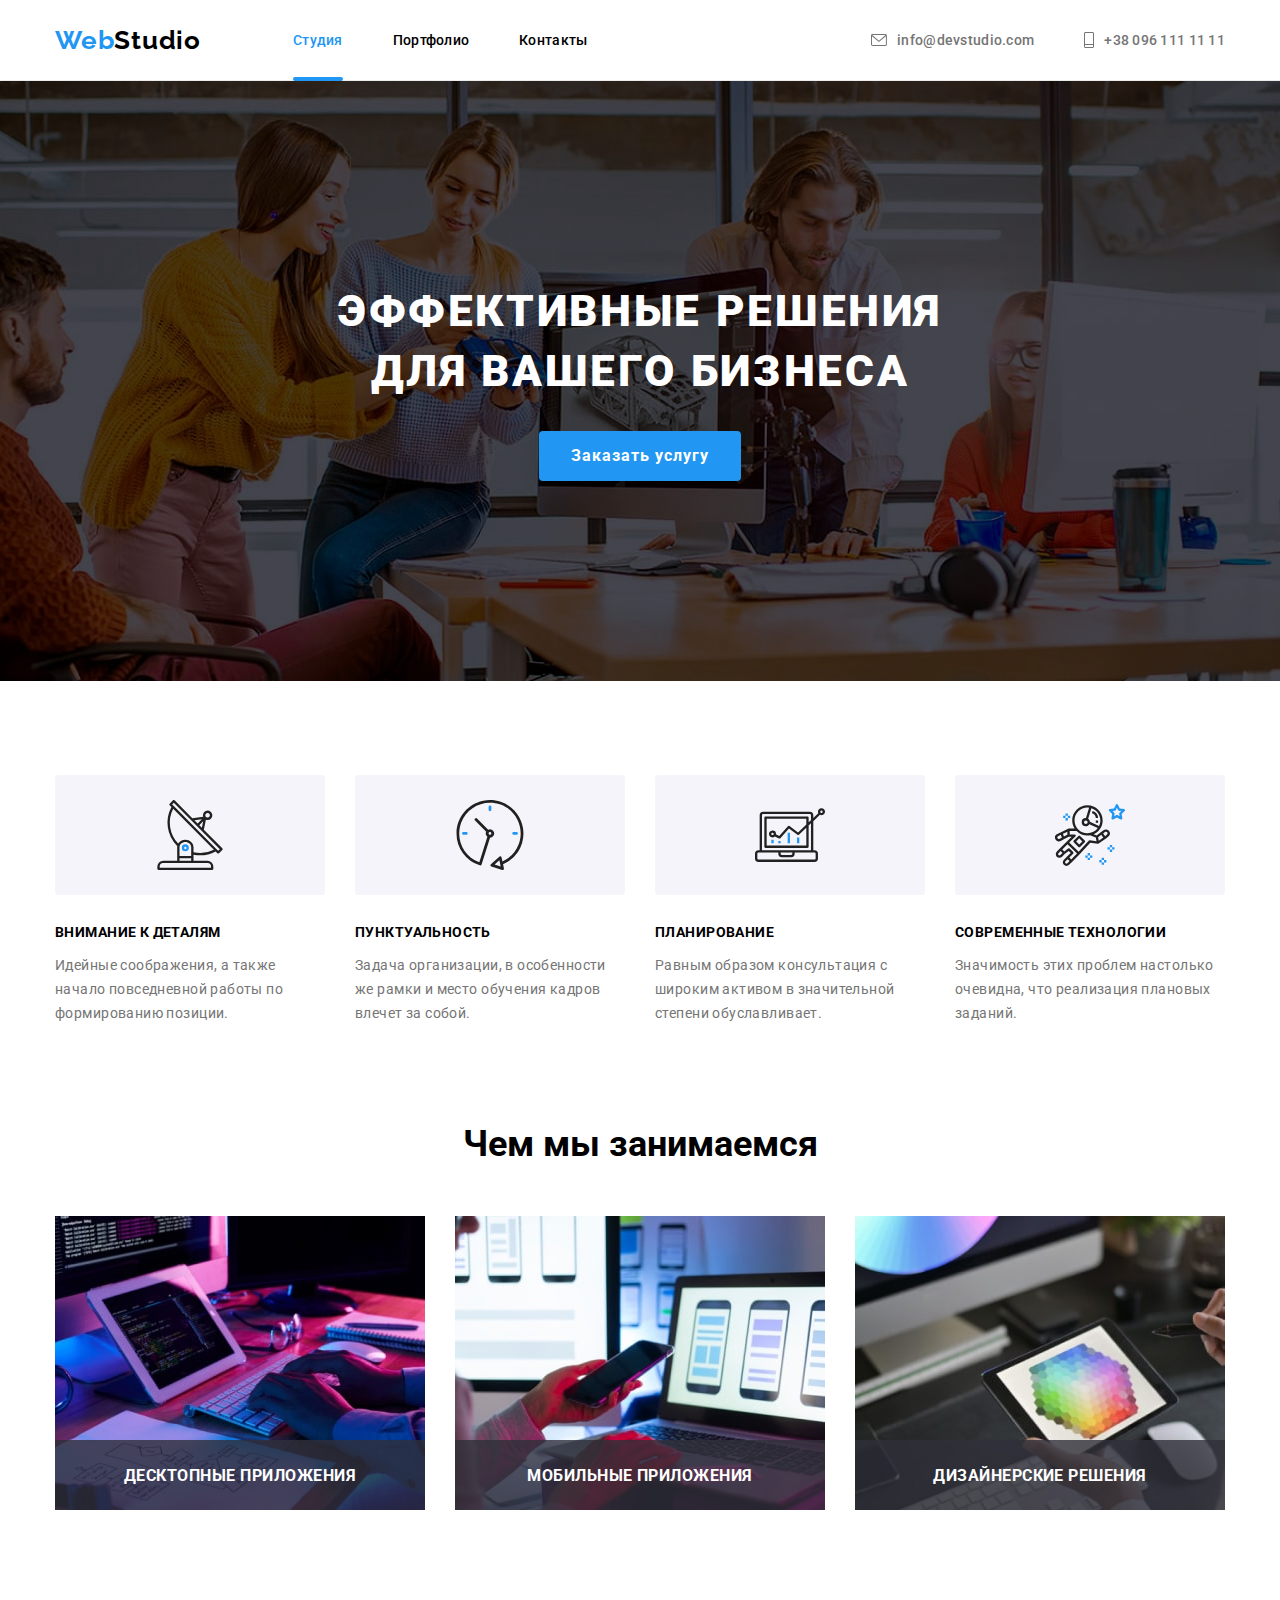
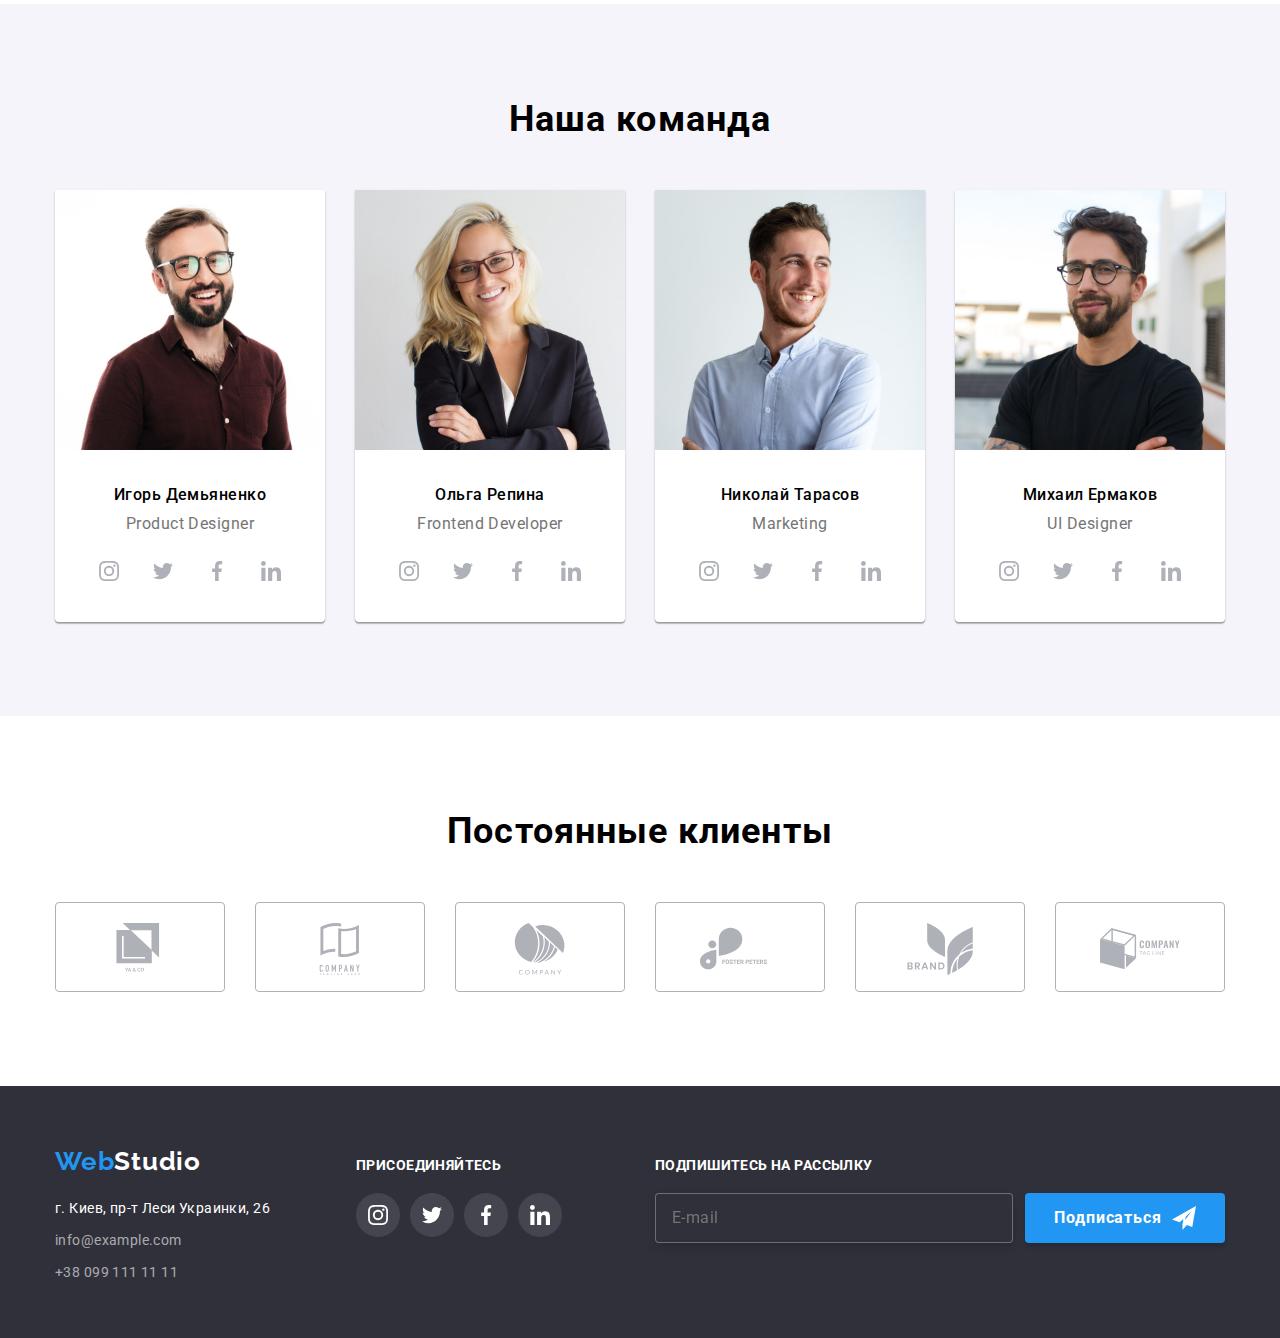
<file: index.html>
<!DOCTYPE html>
<html lang="ru">
  <head>
    <meta charset="UTF-8" />
    <meta name="viewport" content="width=device-width, initial-scale=1.0" />
    <title>Web Studio</title>
    <link rel="preconnect" href="https://fonts.gstatic.com" />
    <link
      href="https://fonts.googleapis.com/css2?family=Oleo+Script&family=Raleway:wght@700&family=Roboto:wght@400;500;700;900&display=swap"
      rel="stylesheet"
    />
    <link rel="stylesheet" href="./css/normalize.css" />
    <link rel="stylesheet" href="./css/style.css" />
  </head>
  <body>
    <header class="header">
      <div class="container">
        <a
          class="logotype-header"
          href="/"
          aria-label="логотип сайта"
          lang="en"
        >
          Web<span class="part-logo">Studio</span>
        </a>
        <nav class="navigation">
          <ul class="navigation-list">
            <li class="navigation-list-item">
              <a class="navigation-list-link current" href="./index.html">
                Студия
              </a>
            </li>
            <li class="navigation-list-item">
              <a class="navigation-list-link" href="./portfolio.html">
                Портфолио
              </a>
            </li>
            <li class="navigation-list-item">
              <a class="navigation-list-link" href="#">Контакты</a>
            </li>
          </ul>
        </nav>
        <address class="adress">
          <a class="header-mail" href="mailto:info@devstudio.com">
            <svg class="link-tel">
              <use href="./images/symbol-defs.svg#icon-envelope"></use>
            </svg>
            info@devstudio.com
          </a>
          <a class="header-tel" href="tel:+380961111111">
            <svg class="link-mail">
              <use href="./images/symbol-defs.svg#icon-telephone"></use>
            </svg>
            +38 096 111 11 11
          </a>
        </address>
      </div>
    </header>
    <main>
      <!--hero-->
      <div class="overlay">
        <section class="hero-section">
          <div class="hero-section-description">
            <div class="banner">
              <h1 class="hero-title">
                Эффективные решения <br />
                для вашего бизнеса
              </h1>
            </div>
            <button data-modal-open class="btn-title" type="button">
              Заказать услугу
            </button>
          </div>
        </section>
      </div>
      <!--our preferences-->
      <section class="about-section">
        <h2 class="about-title visually-hidden">Наши преимущества</h2>
        <ul class="about-list container">
          <li class="about-title-item icon-antenna">
            <h3 class="about-title-idea">Внимание к деталям</h3>
            <p class="about-title-description">
              Идейные соображения, а также начало повседневной работы по
              формированию позиции.
            </p>
          </li>
          <li class="about-title-item icon-clock">
            <h3 class="about-title-idea">Пунктуальность</h3>
            <p class="about-title-description">
              Задача организации, в особенности же рамки и место обучения кадров
              влечет за собой.
            </p>
          </li>
          <li class="about-title-item icon-diagram">
            <h3 class="about-title-idea">Планирование</h3>
            <p class="about-title-description">
              Равным образом консультация с широким активом в значительной
              степени обуславливает.
            </p>
          </li>
          <li class="about-title-item icon-astronavt">
            <h3 class="about-title-idea">Современные технологии</h3>
            <p class="about-title-description">
              Значимость этих проблем настолько очевидна, что реализация
              плановых заданий.
            </p>
          </li>
        </ul>
      </section>
      <!--Чем занимаемся-->
      <section class="work-list">
        <div class="container">
          <h2 class="work-list-title">Чем мы занимаемся</h2>
          <ul class="work-list-example">
            <li class="work-list-item">
              <img
                src="./images/write.jpg"
                alt="пишем текст"
                width="370"
                height="294"
              />
              <p class="label-work">Десктопные приложения</p>
            </li>
            <li class="work-list-item">
              <img
                src="./images/code.jpg"
                alt="создаем код"
                width="370"
                height="294"
              />
              <p class="label-work">Мобильные приложения</p>
            </li>
            <li class="work-list-item">
              <img
                src="./images/paint.jpg"
                alt="делаем графику"
                width="370"
                height="294"
              />
              <p class="label-work">Дизайнерские решения</p>
            </li>
          </ul>
        </div>
      </section>
      <!--our group-->
      <section class="worker-groupe">
        <div class="container">
          <h2 class="worker-groupe-title">Наша команда</h2>
          <ul class="worker-groupe-list">
            <li class="worker-groupe-item">
              <div class="worker-item">
                <img
                  src="./images/ihor.jpg"
                  alt="фото игоря"
                  width="270"
                  height="260"
                />
                <h3 class="worker-element">Игорь Демьяненко</h3>
                <p class="work-position">Product Designer</p>
                <ul class="social-links">
                  <li class="social-link">
                    <a class="social-link-item" href="">
                      <svg class="icon-social">
                        <use
                          href="./images/symbol-defs.svg#icon-instagram"
                        ></use>
                      </svg>
                    </a>
                  </li>
                  <li class="social-link">
                    <a class="social-link-item" href="">
                      <svg class="icon-social">
                        <use href="./images/symbol-defs.svg#icon-twitter"></use>
                      </svg>
                    </a>
                  </li>
                  <li class="social-link">
                    <a class="social-link-item" href="">
                      <svg class="icon-social">
                        <use
                          href="./images/symbol-defs.svg#icon-facebook"
                        ></use>
                      </svg>
                    </a>
                  </li>
                  <li class="social-link">
                    <a class="social-link-item" href="">
                      <svg class="icon-social">
                        <use
                          href="./images/symbol-defs.svg#icon-linkedin"
                        ></use>
                      </svg>
                    </a>
                  </li>
                </ul>
              </div>
            </li>
            <li class="worker-groupe-item">
              <div class="worker-item">
                <img
                  src="./images/olga.jpg"
                  alt="фото ольги"
                  width="270"
                  height="260"
                />
                <h3 class="worker-element">Ольга Репина</h3>
                <p class="work-position">Frontend Developer</p>
                <ul class="social-links">
                  <li class="social-link">
                    <a class="social-link-item" href="">
                      <svg class="icon-social">
                        <use
                          href="./images/symbol-defs.svg#icon-instagram"
                        ></use>
                      </svg>
                    </a>
                  </li>
                  <li class="social-link">
                    <a class="social-link-item" href="">
                      <svg class="icon-social">
                        <use href="./images/symbol-defs.svg#icon-twitter"></use>
                      </svg>
                    </a>
                  </li>
                  <li class="social-link">
                    <a class="social-link-item" href="">
                      <svg class="icon-social">
                        <use
                          href="./images/symbol-defs.svg#icon-facebook"
                        ></use>
                      </svg>
                    </a>
                  </li>
                  <li class="social-link">
                    <a class="social-link-item" href="">
                      <svg class="icon-social">
                        <use
                          href="./images/symbol-defs.svg#icon-linkedin"
                        ></use>
                      </svg>
                    </a>
                  </li>
                </ul>
              </div>
            </li>
            <li class="worker-groupe-item">
              <div class="worker-item">
                <img
                  src="./images/nikola.jpg"
                  alt="фото николая"
                  width="270"
                  height="260"
                />
                <h3 class="worker-element">Николай Тарасов</h3>
                <p class="work-position">Marketing</p>
                <ul class="social-links">
                  <li class="social-link">
                    <a class="social-link-item" href="">
                      <svg class="icon-social">
                        <use
                          href="./images/symbol-defs.svg#icon-instagram"
                        ></use>
                      </svg>
                    </a>
                  </li>
                  <li class="social-link">
                    <a class="social-link-item" href="">
                      <svg class="icon-social">
                        <use href="./images/symbol-defs.svg#icon-twitter"></use>
                      </svg>
                    </a>
                  </li>
                  <li class="social-link">
                    <a class="social-link-item" href="">
                      <svg class="icon-social">
                        <use
                          href="./images/symbol-defs.svg#icon-facebook"
                        ></use>
                      </svg>
                    </a>
                  </li>
                  <li class="social-link">
                    <a class="social-link-item" href="">
                      <svg class="icon-social">
                        <use
                          href="./images/symbol-defs.svg#icon-linkedin"
                        ></use>
                      </svg>
                    </a>
                  </li>
                </ul>
              </div>
            </li>
            <li class="worker-groupe-item">
              <div class="worker-item">
                <img
                  src="./images/michail.jpg"
                  alt="фото михаила"
                  width="270"
                  height="260"
                />
                <h3 class="worker-element">Михаил Ермаков</h3>
                <p class="work-position">UI Designer</p>
                <ul class="social-links">
                  <li class="social-link">
                    <a class="social-link-item" href="">
                      <svg class="icon-social">
                        <use
                          href="./images/symbol-defs.svg#icon-instagram"
                        ></use>
                      </svg>
                    </a>
                  </li>
                  <li class="social-link">
                    <a class="social-link-item" href="">
                      <svg class="icon-social">
                        <use href="./images/symbol-defs.svg#icon-twitter"></use>
                      </svg>
                    </a>
                  </li>
                  <li class="social-link">
                    <a class="social-link-item" href="">
                      <svg class="icon-social">
                        <use
                          href="./images/symbol-defs.svg#icon-facebook"
                        ></use>
                      </svg>
                    </a>
                  </li>
                  <li class="social-link">
                    <a class="social-link-item" href="">
                      <svg class="icon-social">
                        <use
                          href="./images/symbol-defs.svg#icon-linkedin"
                        ></use>
                      </svg>
                    </a>
                  </li>
                </ul>
              </div>
            </li>
          </ul>
        </div>
      </section>
      <section class="clients">
        <div class="container">
          <h2 class="clients-title">Постоянные клиенты</h2>
          <ul class="clients-list">
            <li class="clients-list-item">
              <a class="client-link" href="/">
                <svg class="client-icon">
                  <use href="./images/symbol-defs.svg#icon-logo-1"></use>
                </svg>
              </a>
            </li>

            <li class="clients-list-item">
              <a class="client-link" href="">
                <svg class="client-icon">
                  <use href="./images/symbol-defs.svg#icon-logo-2"></use>
                </svg>
              </a>
            </li>
            <li class="clients-list-item">
              <a class="client-link" href="">
                <svg class="client-icon">
                  <use href="./images/symbol-defs.svg#icon-logo-3"></use>
                </svg>
              </a>
            </li>
            <li class="clients-list-item">
              <a class="client-link" href="">
                <svg class="client-icon">
                  <use href="./images/symbol-defs.svg#icon-logo-4"></use>
                </svg>
              </a>
            </li>
            <li class="clients-list-item">
              <a class="client-link" href="">
                <svg class="client-icon">
                  <use href="./images/symbol-defs.svg#icon-logo-5"></use>
                </svg>
              </a>
            </li>
            <li class="clients-list-item">
              <a class="client-link" href="">
                <svg class="client-icon">
                  <use href="./images/symbol-defs.svg#icon-logo-6"></use>
                </svg>
              </a>
            </li>
          </ul>
        </div>
      </section>
      <div class="backdrop is-hidden" data-modal>
        <div class="modal">
          <button data-modal-close class="modal-button">
            <svg class="icon-btn-close">
              <use href="./images/symbol-defs.svg#icon-close"></use>
            </svg>
          </button>
          <form class="name-form">
            <h2 class="modal-title">Оставьте свои данные, мы вам перезвоним</h2>
            <label class="form-label">
              Имя
              <input class="form-input" type="text" name="name" autofocus />
              <span class="icon-input">
                <svg class="icon-input-card">
                  <use
                    href="./images/symbol-defs.svg#icon-person"
                  ></use></svg></span
            ></label>
            <label class="form-label">
              Телефон
              <input class="form-input" type="tel" name="tel" />
              <span class="icon-input">
                <svg class="icon-input-card">
                  <use href="./images/symbol-defs.svg#icon-phone"></use></svg
              ></span>
            </label>
            <label class="form-label">
              Почта
              <input
                class="form-input"
                type="email"
                name="email"
                autocomplete="off" /><span class="icon-input">
                <svg class="icon-input-card">
                  <use
                    href="./images/symbol-defs.svg#icon-mail"
                  ></use></svg></span
            ></label>
            <div class="field-form">
              <label class="form-label-textarea"> Комментарий </label>
              <textarea
                class="form-input-textarea"
                name="comment"
                rows="7"
                placeholder="Введите текст"
              ></textarea>
            </div>
            <label class="agreement-label">
              <input
                class="agreement-input"
                type="checkbox"
                name="agreement"
                value="agreement"
              />
              <span class="icon-cheked">
                <svg class="icon-cheked-card">
                  <use href="./images/symbol-defs.svg#icon-check"></use></svg
              ></span>
              <span>Соглашаюсь с рассылкой и принимаю</span>
              <a href="" class="form-agreement"> Условия договора </a>
            </label>

            <button class="form-btn" type="submit">Отправить</button>
          </form>
        </div>
      </div>
    </main>
    <footer class="footer-main">
      <div class="container">
        <div class="footer-section">
          <a
            class="logotype-footer"
            href="/"
            aria-label="логотип сайта"
            lang="en"
            >Web<span class="footer-part-logo">Studio</span>
          </a>
          <address class="adress">
            <ul class="footer-adress">
              <li class="footer-adress-link">
                <a class="footer-adress-map" href=""
                  >г. Киев, пр-т Леси Украинки, 26
                </a>
              </li>
              <li class="footer-adress-link">
                <a class="footer-adress-mail" href="info@example.com"
                  >info@example.com
                </a>
              </li>
              <li class="footer-adress-link">
                <a class="footer-adress-call" href="tel:+380991111111"
                  >+38 099 111 11 11
                </a>
              </li>
            </ul>
          </address>
        </div>
        <div class="social-link-list">
          <p class="invitation">присоединяйтесь</p>
          <ul class="social-links">
            <li class="social-link">
              <a class="social-link-item" href="">
                <svg class="icon-social">
                  <use href="./images/symbol-defs.svg#icon-instagram"></use>
                </svg>
              </a>
            </li>
            <li class="social-link">
              <a class="social-link-item" href="">
                <svg class="icon-social">
                  <use href="./images/symbol-defs.svg#icon-twitter"></use>
                </svg>
              </a>
            </li>
            <li class="social-link">
              <a class="social-link-item" href="">
                <svg class="icon-social">
                  <use href="./images/symbol-defs.svg#icon-facebook"></use>
                </svg>
              </a>
            </li>
            <li class="social-link">
              <a class="social-link-item" href="">
                <svg class="icon-social">
                  <use href="./images/symbol-defs.svg#icon-linkedin"></use>
                </svg>
              </a>
            </li>
          </ul>
        </div>
        <div class="form-list">
          <form class="footer-form" autocomplete="off">
            <label class="footer-form-label">
              Подпишитесь на рассылку
              <input
                class="footer-form-input"
                type="email"
                name="email"
                placeholder="E-mail"
              />
            </label>
            <button class="footer-form-btn" type="submit">Подписаться</button>
          </form>
        </div>
      </div>
    </footer>
    <script src="./js/modal.js"></script>
  </body>
</html>
</file>
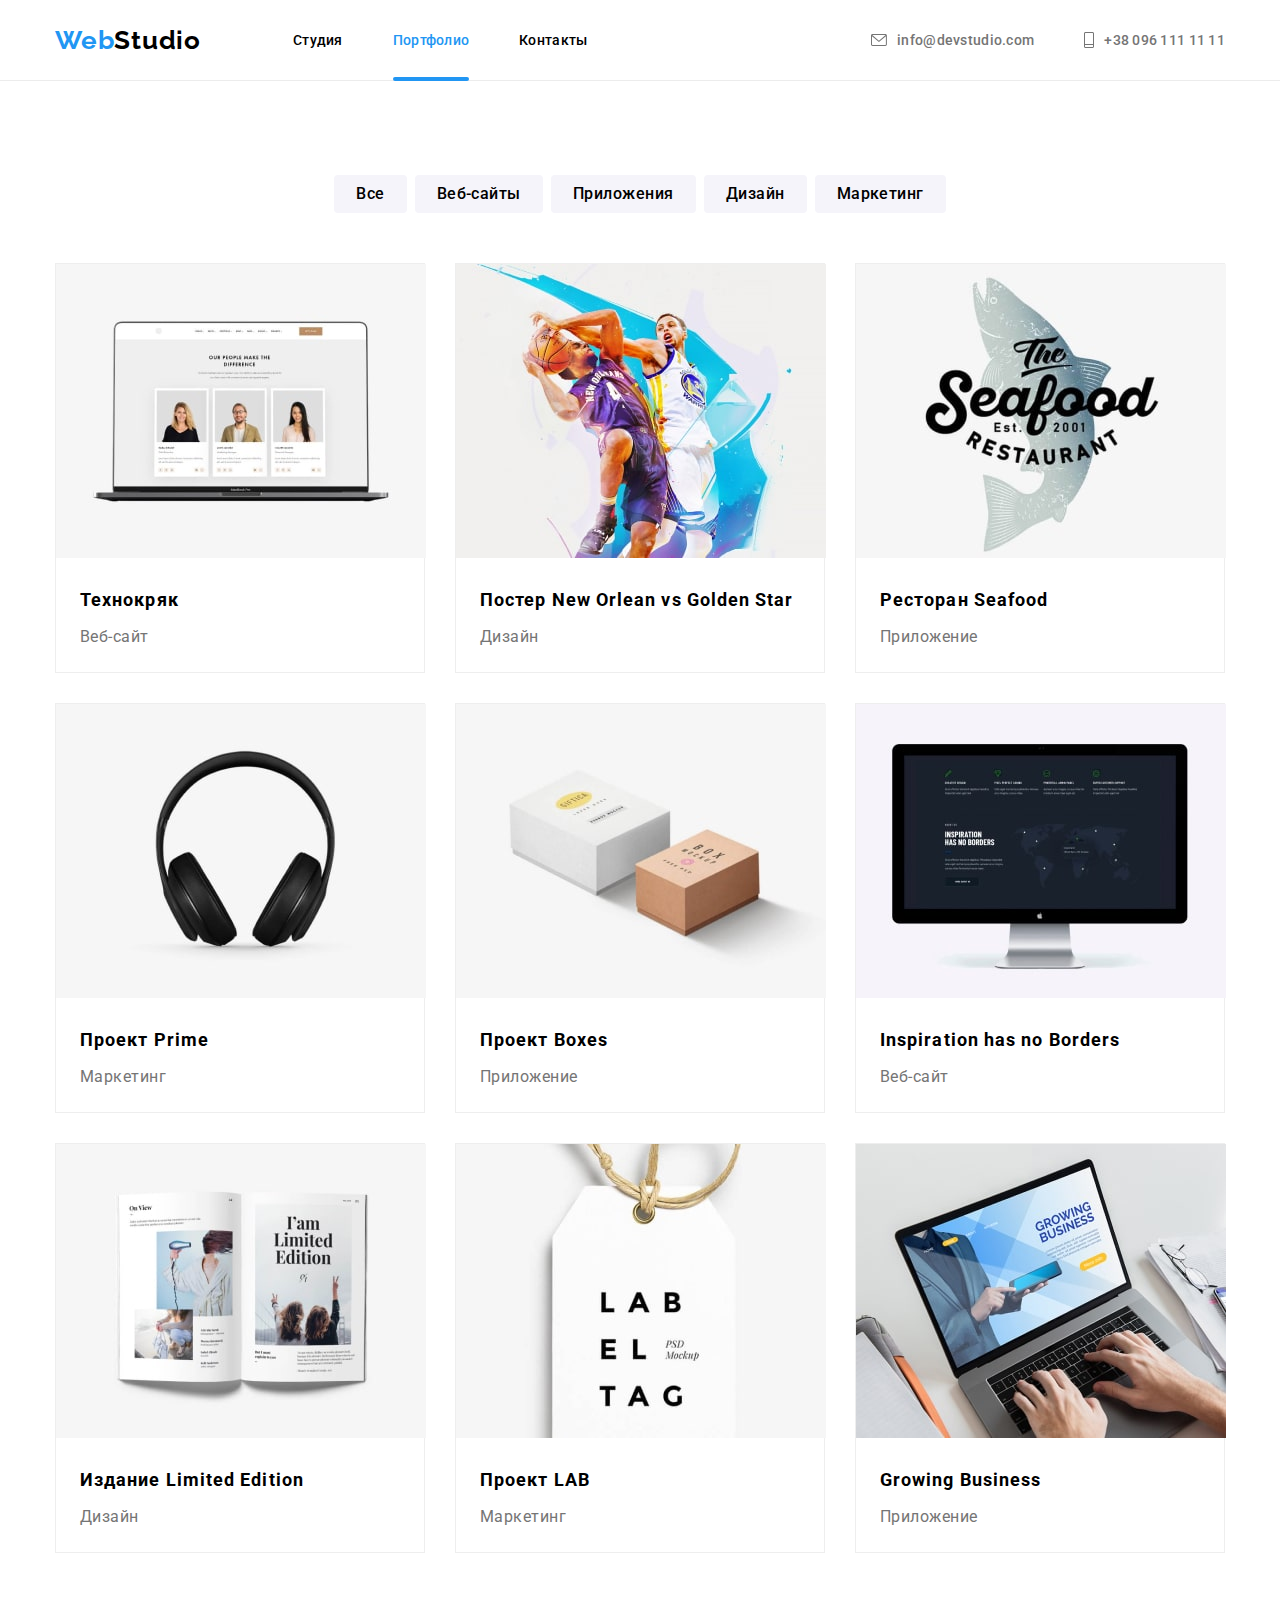
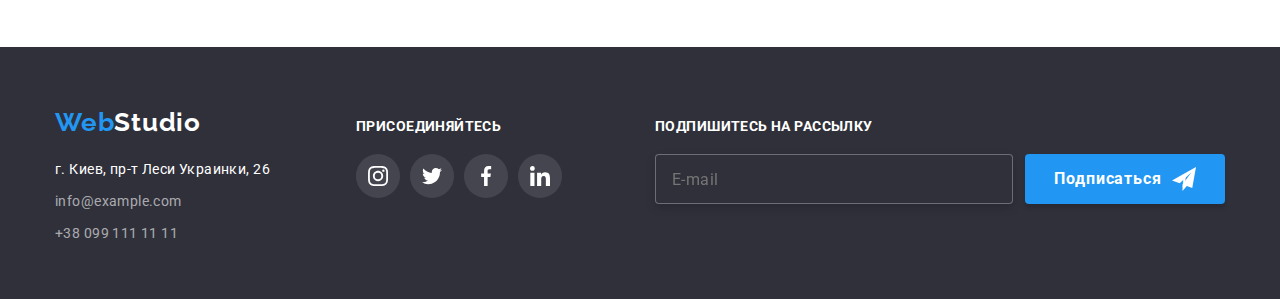
<file: portfolio.html>
<!DOCTYPE html>
<html lang="en">
  <head>
    <meta charset="UTF-8" />
    <meta name="viewport" content="width=device-width, initial-scale=1.0" />
    <title>Портфолио</title>
    <link rel="preconnect" href="https://fonts.gstatic.com" />
    <link
      href="https://fonts.googleapis.com/css2?family=Oleo+Script&family=Raleway:wght@700&family=Roboto:wght@400;500;700;900&display=swap"
      rel="stylesheet"
    />
    <link rel="normalize" href="./css/normalize.css" />
    <link rel="stylesheet" href="./css/style.css" />
  </head>
  <body>
    <header class="header">
      <div class="container">
        <a class="logotype-header" href="/" aria-label="логотип сайта" lang="en"
          >Web<span class="part-logo">Studio</span>
        </a>
        <nav class="navigation">
          <ul class="navigation-list">
            <li class="navigation-list-item">
              <a class="navigation-list-link" href="./index.html"> Студия </a>
            </li>
            <li class="navigation-list-item">
              <a class="navigation-list-link current" href="./portfolio.html"
                >Портфолио
              </a>
            </li>
            <li class="navigation-list-item">
              <a class="navigation-list-link" href="#">Контакты </a>
            </li>
          </ul>
        </nav>
        <address class="adress">
          <a class="header-mail" href="mailto:info@devstudio.com">
            <svg class="link-tel">
              <use href="./images/symbol-defs.svg#icon-envelope"></use>
            </svg>
            info@devstudio.com
          </a>

          <a class="header-tel" href="tel:+380961111111">
            <svg class="link-mail">
              <use href="./images/symbol-defs.svg#icon-telephone"></use>
            </svg>
            +38 096 111 11 11
          </a>
        </address>
      </div>
    </header>
    <main>
      <section class="product-list">
        <!--to hide name of section-->
        <h1 class="product-title visually-hidden">Наши проекты</h1>
        <div class="container">
          <ul class="btn-list">
            <li class="btn-list-item">
              <button class="btn-list-title" type="button">Все</button>
            </li>
            <li class="btn-list-item">
              <button class="btn-list-title" type="button">Веб-сайты</button>
            </li>
            <li class="btn-list-item">
              <button class="btn-list-title" type="button">Приложения</button>
            </li>
            <li class="btn-list-item">
              <button class="btn-list-title" type="button">Дизайн</button>
            </li>
            <li class="btn-list-item">
              <button class="btn-list-title" type="button">Маркетинг</button>
            </li>
          </ul>
          <ul class="project-list">
            <li class="project-list-item">
              <a class="project-list-item-link" href="">
                <div class="project-thumb">
                  <img
                    src="./images/technokriak.jpg"
                    alt="ноутбук с изображениями проектов"
                    width="370"
                    height="294"
                  />
                  <p class="overlay-project">
                    Технокряк это современная площадка распространения
                    коронавируса. Компании используют эту платформу для
                    цифрового шпионажа и атак на защищённые сервера конкурентов.
                  </p>
                </div>
                <div class="project-item">
                  <h2 class="project-title">Технокряк</h2>
                  <p class="project-description">Веб-сайт</p>
                </div>
              </a>
            </li>
            <li class="project-list-item">
              <a class="project-list-item-link" href="#">
                <div class="project-thumb">
                  <img
                    src="./images/poster_new_orlean.jpg"
                    alt="спортсмены с мячом"
                    width="370"
                    height="294"
                  />
                  <p class="overlay-project">текст</p>
                </div>
                <div class="project-item">
                  <h2 class="project-title">
                    Постер New Orlean vs Golden Star
                  </h2>
                  <p class="project-description">Дизайн</p>
                </div>
              </a>
            </li>
            <li class="project-list-item">
              <a class="project-list-item-link" href="#">
                <div class="project-thumb">
                  <img
                    src="./images/restoran.jpg"
                    alt="постер с надписью названия ресторана"
                    width="370"
                    height="294"
                  />
                  <p class="overlay-project">текст</p>
                </div>
                <div class="project-item">
                  <h2 class="project-title">Ресторан Seafood</h2>
                  <p class="project-description">Приложение</p>
                </div>
              </a>
            </li>
            <li class="project-list-item">
              <a class="project-list-item-link" href="#">
                <div class="project-thumb">
                  <img
                    src="./images/proect_prime.jpg"
                    alt="наушники"
                    width="370"
                    height="294"
                  />
                  <p class="overlay-project">текст</p>
                </div>
                <div class="project-item">
                  <h2 class="project-title">Проект Prime</h2>
                  <p class="project-description">Маркетинг</p>
                </div>
              </a>
            </li>
            <li class="project-list-item">
              <a class="project-list-item-link" href="#">
                <div class="project-thumb">
                  <img
                    src="./images/proect_boxes.jpg"
                    alt="коробки"
                    width="370"
                    height="294"
                  />
                  <p class="overlay-project">текст</p>
                </div>
                <div class="project-item">
                  <h2 class="project-title">Проект Boxes</h2>
                  <p class="project-description">Приложение</p>
                </div>
              </a>
            </li>
            <li class="project-list-item">
              <a class="project-list-item-link" href="#">
                <div class="project-thumb">
                  <img
                    src="./images/inspiration.jpg"
                    alt="экран компьютера"
                    width="370"
                    height="294"
                  />
                  <p class="overlay-project">текст</p>
                </div>
                <div class="project-item">
                  <h2 class="project-title">Inspiration has no Borders</h2>
                  <p class="project-description">Веб-сайт</p>
                </div>
              </a>
            </li>
            <li class="project-list-item">
              <a class="project-list-item-link" href="#">
                <div class="project-thumb">
                  <img
                    src="./images/izdanie_limited.jpg"
                    alt="развернутый журнал"
                    width="370"
                    height="294"
                  />
                  <p class="overlay-project">текст</p>
                </div>
                <div class="project-item">
                  <h2 class="project-title">Издание Limited Edition</h2>
                  <p class="project-description">Дизайн</p>
                </div>
              </a>
            </li>
            <li class="project-list-item">
              <a class="project-list-item-link" href="#">
                <div class="project-thumb">
                  <img
                    src="./images/proect_lab.jpg"
                    alt="ярлык c буквами"
                    width="370"
                    height="294"
                  />
                  <p class="overlay-project">текст</p>
                </div>
                <div class="project-item">
                  <h2 class="project-title">Проект LAB</h2>
                  <p class="project-description">Маркетинг</p>
                </div>
              </a>
            </li>
            <li class="project-list-item">
              <a class="project-list-item-link" href="#">
                <div class="project-thumb">
                  <img
                    src="./images/growing_bussines.jpg"
                    alt="ноутбук с названием проекта"
                    width="370"
                    height="294"
                  />
                  <p class="overlay-project">текст</p>
                </div>
                <div class="project-item">
                  <h2 class="project-title">Growing Business</h2>
                  <p class="project-description">Приложение</p>
                </div>
              </a>
            </li>
          </ul>
        </div>
      </section>
    </main>
    <footer class="footer-main">
      <div class="container">
        <div class="footer-section">
          <a
            class="logotype-footer"
            href="/"
            aria-label="логотип сайта"
            lang="en"
            >Web<span class="footer-part-logo">Studio</span>
          </a>
          <address class="adress">
            <ul class="footer-adress">
              <li class="footer-adress-link">
                <a class="footer-adress-map" href=""
                  >г. Киев, пр-т Леси Украинки, 26
                </a>
              </li>
              <li class="footer-adress-link">
                <a class="footer-adress-mail" href="info@example.com">
                  info@example.com
                </a>
              </li>
              <li class="footer-adress-link">
                <a class="footer-adress-call" href="tel:+380991111111">
                  +38 099 111 11 11
                </a>
              </li>
            </ul>
          </address>
        </div>
        <div class="social-link-list">
          <p class="invitation">присоединяйтесь</p>
          <ul class="social-links">
            <li class="social-link">
              <a class="social-link-item" href="">
                <svg class="icon-social">
                  <use href="./images/symbol-defs.svg#icon-instagram"></use>
                </svg>
              </a>
            </li>
            <li class="social-link">
              <a class="social-link-item" href="">
                <svg class="icon-social">
                  <use href="./images/symbol-defs.svg#icon-twitter"></use>
                </svg>
              </a>
            </li>
            <li class="social-link">
              <a class="social-link-item" href="">
                <svg class="icon-social">
                  <use href="./images/symbol-defs.svg#icon-facebook"></use>
                </svg>
              </a>
            </li>
            <li class="social-link">
              <a class="social-link-item" href="">
                <svg class="icon-social">
                  <use href="./images/symbol-defs.svg#icon-linkedin"></use>
                </svg>
              </a>
            </li>
          </ul>
        </div>
        <div class="form-list">
          <form class="footer-form" autocomplete="off">
            <label class="footer-form-label">
              Подпишитесь на рассылку
              <input
                class="footer-form-input"
                type="email"
                name="email"
                placeholder="E-mail"
              />
            </label>
            <button class="footer-form-btn" type="submit">Подписаться</button>
          </form>
        </div>
      </div>
    </footer>
  </body>
</html>
</file>
<file: css/style.css>
:root {
    --accent-color: #2196F3;
    --font-main: Roboto;
    --font-secondary: Raleway;
    --font-weight-main: 400;
    --font-weight-secondary: 700;
}

body {
    color: black;
    font-family: var(--font-main);
    font-weight: var(--font-main);
    font-style: normal;
    margin: auto;
}

ul, h1, h2, h3, h4, h5, h6, p {
    list-style-type: none;
    margin-block-start: 0;
    margin-block-end: 0;
    padding-inline-start: 0;
}

h1, h2, h3, h4, h5, h6, p {
    margin: 0;
}

img {
    box-sizing: border-box;
}

ul {
    text-decoration: none;
}

a {
    text-decoration: none;
    transition: 250ms cubic-bezier(0.4, 0, 0.2, 1);
}

button {
    transition: 250ms cubic-bezier(0.4, 0, 0.2, 1);
}

.adress {
    font-style: normal;
}

*, *::before, *::after {
    box-sizing: border-box;
}

.container {
    padding: 0 15px;
    width: 1200px;
    margin: 0 auto;
}

/*HEADER*/

.header .container {
    display: flex;
    align-items: center;
}

.header {
    display: flex;
    align-items: center;
    cursor: pointer;
    width: 100%;
    border-bottom: 1px solid #ECECEC;
}

.navigation {
    display: flex;
    align-items: center;
}

.navigation-list {
    display: flex;
    align-items: center;
}

.navigation-list-item {
    display: flex;
    flex-direction: column;
    position: relative;
}

.navigation-list-item:not(:last-child) {
    margin-right: 50px;
}

.navigation .current::after {
    content: "";
    position: absolute;
    bottom: -33px;
    left: 0;
    display: block;
    width: 100%;
    height: 4px;
    background-color: #2196F3;
    border-radius: 2px;
}

.header .adress {
    display: flex;
    align-items: center;
    margin-left: auto;
    padding-top: 32px;
    padding-bottom: 32px;
}

.header-mail {
    margin-right: 50px;
    display: flex;
    align-items: center;
}

.header-tel {
    display: flex;
    align-items: center;
}

.header .logotype-header {
    margin-right: 93px;
}

.navigation-list-link, .header-mail, .header-tel {
    font-size: 14px;
    font-weight: 500;
    line-height: 1.143;
    letter-spacing: 0.02em;
    text-align: left;
    text-decoration: none;
    color: black;
    width: 100%;
    height: 100%;
}

.navigation-list-link:hover, .navigation-list-link:focus {
    color: var(--accent-color);
}

.header-mail:hover, .header-mail:focus, .header-tel:hover, .header-tel:focus {
    color: var(--accent-color);
}

.logotype-header {
    width: 145px;
    height: 31px;
    left: 215px;
    top: 24px;
    font-family: var(--font-secondary);
    font-weight: var(--font-weight-secondary);
    font-size: 26px;
    line-height: 1.192;
    letter-spacing: 0.03em;
    color: var(--accent-color);
    text-decoration: none;
}

.part-logo {
    color: black
}

.header-mail, .header-tel {
    color: #757575;
}

.link-tel {
    width: 16px;
    height: 12px;
    margin-right: 10px;
    fill: currentColor;
}

.link-mail {
    width: 10px;
    height: 16px;
    margin-right: 10px;
    fill: currentColor;
}

.current {
    color: var(--accent-color)
}

/*end HEADER*/

/* HERO BEGINNING*/

.hero-section {
    width: 100%;
    display: flex;
    padding-top: 200px;
    padding-bottom: 200px;
    align-items: center;
    justify-content: center;
}

.overlay {
    height: 600px;
    max-width: 1600px;
    margin-left: auto;
    margin-right: auto;
    background-image: linear-gradient(rgba(0, 0, 0, 0.5), rgba(0, 0, 0, 0.5)), url("../images/background.jpg");
    background-size: cover;
    background-repeat: no-repeat;
    background-position: center;
}

.banner {
    min-width: 696px;
    display: flex;
    justify-content: center;
    align-items: center;
    padding-left: 46px;
    padding-right: 46px;
    margin-bottom: 30px;
}

.hero-title {
    min-width: 696px;
    font-size: 44px;
    font-weight: 900;
    line-height: 1.364;
    letter-spacing: 0.06em;
    color: white;
    text-transform: uppercase;
    text-align: center;
}

.btn-title {
    display: flex;
    align-items: center;
    min-width: 200px;
    padding: 10px 32px;
    margin: 0 auto;
    font-size: 16px;
    font-weight: var(--font-weight-secondary);
    line-height: 1.875;
    letter-spacing: 0.06em;
    text-align: center;
    background-color: #2196F3;
    color: white;
    box-shadow: 0px 4px 4px rgba(0, 0, 0, 0.15);
    border-radius: 4px;
    border: none;
    Outline: none;
    cursor: pointer;
}

/*end HERO*/

/*section 1*/

.about-section {
    padding: 94px 0 0;
}

.about-list {
    display: flex;
    align-items: center;
}

.about-title-item {
    display: block;
    width: 270px;
}

.about-title-item:not(:last-child) {
    margin-right: 30px;
}

.about-title-item::before {
    display: block;
    height: 120px;
    content: "";
    background-size: auto;
    background-position: center;
    background-repeat: no-repeat;
    background-color: #F5F4FA;
    border-radius: 4px;
}

.icon-antenna::before {
    background-image: url("../images/antenna.svg");
}

.icon-clock::before {
    background-image: url("../images/clock.svg");
}

.icon-diagram::before {
    background-image: url("../images/diagram.svg");
}

.icon-astronavt::before {
    background-image: url("../images/astronaut.svg");
}

.about-title-idea {
    margin-top: 30px;
    margin-bottom: 10px;
    font-weight: var(--font-weight-secondary);
    font-size: 14px;
    line-height: 1.14;
    letter-spacing: 0.03em;
    text-transform: uppercase;
    text-decoration: none;
}

.about-title-description {
    font-size: 14px;
    line-height: 1.714;
    letter-spacing: 0.03em;
    color: #757575;
    padding-top: 3px;
    padding-bottom: 3px;
}

/*our job*/

.work-list {
    display: flex;
    align-items: center;
    flex-direction: column;
    padding: 94px 0;
}

.work-list-title {
    width: 376px;
    font-size: 36px;
    display: flex;
    align-items: center;
    margin: 0 auto;
    padding-top: 1px;
    padding-bottom: 1px;
    justify-content: center;
}

.work-list-example {
    display: flex;
    align-items: center;
    padding-inline-start: 0;
    margin-top: 50px;
}

.work-list-item {
    position: relative;
    display: flex;
    align-items: center;
    width: 370px;
    height: 294px;
}

.work-list-item:not(:last-child) {
    margin-right: 30px;
}

.work-list .label-work {
    font-family: var(--font-main);
    font-weight: var(--font-weight-secondary);
    color: #FFFFFF;
    line-height: 1.143;
    position: absolute;
    bottom: 0;
    background: rgba(47, 48, 58, 0.8);
    width: 370px;
    height: 70px;
    text-align: center;
    letter-spacing: 0.03em;
    text-transform: uppercase;
    padding-top: 27px;
    padding-bottom: 27px;
    margin: 0;
}

/*section worker-groupe*/

.worker-groupe {
    background-color: #F5F4FA;
    width: 100%;
    display: flex;
    align-items: center;
    padding: 94px 0;
}

.worker-groupe-list {
    display: flex;
    align-items: center;
    color: #757575;
    text-decoration: none;
}

.worker-groupe-list .social-link-item {
    color: #AFB1B8;
    font-weight: normal;
}

.worker-groupe-list .social-link-item:hover, .worker-groupe-list .social-link-item:focus {
    color: white;
}

.worker-groupe-list .social-links {
    fill: currentColor;
    margin-bottom: 29px;
    justify-content: center;
    margin-top: 0px;
}

.worker-groupe-item {
    display: flex;
    align-items: center;
}

.worker-item {
    background-color: #FFFFFF;
    box-shadow: 0px 1px 3px rgba(0, 0, 0, 0.12), 0px 1px 1px rgba(0, 0, 0, 0.14), 0px 2px 1px rgba(0, 0, 0, 0.2);
    border-radius: 0px 0px 4px 4px;
}

.worker-groupe-item:not(:last-child) {
    margin-right: 30px;
}

.worker-groupe-title {
    display: flex;
    align-items: center;
    width: 376px;
    font-weight: var(--font-weight-secondary);
    font-size: 36px;
    line-height: 1.1667;
    letter-spacing: 0.03em;
    margin: auto;
    margin-bottom: 50px;
    justify-content: center;
    padding: 0;
}

.worker-element {
    color: black;
    min-width: 151px;
    font-weight: 500;
    font-size: 16px;
    line-height: 1.187;
    letter-spacing: 0.03em;
    text-align: center;
    margin-top: 30px;
    margin-bottom: 10px;
}

.work-position {
    min-width: 13px;
    font-size: 16px;
    line-height: 1.187;
    letter-spacing: 0.03em;
    color: #757575;
    text-align: center;
    margin-bottom: 16px;
}

.clients {
    padding: 94px 0;
}

.clients-title {
    margin-bottom: 50px;
    text-align: center;
    font-family: var(--font-main);
    font-style: normal;
    font-weight: var(--font-weight-secondary);
    font-size: 36px;
    line-height: 1.1667;
    letter-spacing: 0.03em;
}

.clients-list {
    display: flex;
    align-items: center;
    cursor: pointer;
}

.clients-list-item:not(:last-child) {
    margin-right: 30px;
}

.client-link:hover, .client-link:focus {
    border: 1px solid var(--accent-color);
    color: var(--accent-color);
}

.client-link {
    display: inline-block;
    width: 170px;
    height: 90px;
    border: 1px solid #AFB1B8;
    border-radius: 4px;
    text-align: center;
    padding: 20px 0;
    color: #AFB1B8;
}

.client-icon {
    max-width: 80px;
    max-height: 52px;
    fill: currentColor;
}

/*end section worker*/

.backdrop {
    position: fixed;
    left: 0;
    top: 0;
    width: 100%;
    height: 100%;
    background-color: rgba(0, 0, 0, 0.2);
    transition: 250ms cubic-bezier(.42, 0, .58, 1);
}

.backdrop.is-hidden {
    opacity: 0;
    pointer-events: none;
}

.backdrop.is-hidden .modal {
    opacity: 0;
    transform: translate(-50%, -50%) scale(0.5);
}

.modal {
    position: absolute;
    left: 50%;
    top: 50%;
    width: 528px;
    height: 581px;
    padding: 40px;
    display: inline-block;
    font-family: var(--font-main);
    font-weight: var(--font-weight-main);
    font-size: 12px;
    line-height: 1.167;
    letter-spacing: 0.01em;
    color: rgba(117, 117, 117);
    /*display: flex;
    align-items: center;
    flex-direction: column;*/
    background: #FFFFFF;
    box-shadow: 0px 1px 3px rgba(0, 0, 0, 0.12), 0px 1px 1px rgba(0, 0, 0, 0.14), 0px 2px 1px rgba(0, 0, 0, 0.2);
    border-radius: 4px;
    transform: translate(-50%, -50%) scale(1);
    transition: 1000ms cubic-bezier(.86, .57, .14, .19);
}

.modal-button {
    position: absolute;
    right: 8px;
    top: 8px;
    display: block;
    width: 30px;
    height: 30px;
    padding: 0;
    margin: 0;
    border-radius: 50%;
    border: 1px solid rgba(0, 0, 0, 0.1);
    display: flex;
    align-items: center;
    justify-content: center;
    background-color: white;
    outline: none;
    cursor: pointer;
}

.icon-btn-close {
    width: 11px;
    height: 11px;
}

.modal-button:hover, .modal-button:focus {
    fill: var(--accent-color);
}

.modal-title {
    font-family: var(--font-main);
    font-weight: var(--font-weight-secondary);
    font-size: 20px;
    line-height: 1.15;
    letter-spacing: 0.03em;
    color: black;
    text-align: center;
    margin-bottom: 12px;
}

.name-form {
    width: 448px;
    margin: 0;
    padding: 0;
}

.form-label {
    position: relative;
    display: block;
    width: 100%;
    padding-bottom: 10px;
}

.form-input {
    width: 100%;
    padding: 12px 0 12px 42px;
    border: 1px solid rgba(33, 33, 33, 0.2);
    border-radius: 4px;
    display: inline-block;
    margin-top: 4px;
    transition: border 250ms cubic-bezier(0.4, 0, 0.2, 1);
}

.field-form textarea::placeholder {
    color: #AFB1B8;
}

.field-form {
    margin-bottom: 5px;
}

.icon-input-card {
    width: 16px;
    height: 13px;
    transition: 250ms cubic-bezier(0.4, 0, 0.2, 1);
}

.icon-input {
    position: absolute;
    display: flex;
    fill: black;
    align-items: center;
    text-align: center;
    left: 13px;
    transform: translatey(-200%);
}

.form-label-textarea {
    display: inline-block;
    padding-bottom: 4px;
    color: rgba(117, 117, 117);
}

.form-input-textarea {
    width: 100%;
    padding: 12px 16px;
    border: 1px solid rgba(33, 33, 33, 0.2);
    border-radius: 4px;
    resize: none;
    transition: border 250ms cubic-bezier(0.4, 0, 0.2, 1);
}

.form-label:focus-within .form-input {
    border: 1px solid var(--accent-color);
    border-radius: 4px;
    outline: inherit;
}

.form-label:focus-within .icon-input-card {
    fill: var(--accent-color);
}

.form-label:hover .icon-input-card {
    fill: var(--accent-color);
}

.form-agreement {
    text-decoration: underline;
    text-decoration-skip-ink: none;
    color: var(--accent-color);
}

.form-input-textarea:focus-within {
    border: 1px solid var(--accent-color);
    border-radius: 4px;
    outline: inherit;
}

.form-btn {
    display: flex;
    align-items: center;
    justify-content: center;
    width: 200px;
    height: 50px;
    top: 712px;
    margin: 0 auto;
    margin-top: 10px;
    padding: 0;
    background-color: #188CE8;
    box-shadow: 0px 4px 4px rgba(0, 0, 0, 0.15);
    border: none;
    border-radius: 4px;
    font-family: var(--font-main);
    font-style: normal;
    font-weight: var(--font-weight-secondary);
    font-size: 16px;
    line-height: 1.875;
    text-align: center;
    letter-spacing: 0.06em;
    color: #FFFFFF;
}

.agreement-label {
    position: relative;
    display: flex;
    font-family: var(--font-main);
    font-style: normal;
    font-weight: var(--font-weight-main);
    font-size: 14px;
    line-height: 1.714;
    letter-spacing: 0.03em;
    padding-top: 20px;
    padding-bottom: 20px;
    padding-left: 37px;
    margin: auto;
}

.icon-cheked-card {
    width: 16px;
    height: 15px;
}

.icon-cheked {
    position: absolute;
    top: 22px;
    left: 13px;
    display: flex;
    align-items: center;
    justify-content: center;
    border: 1px solid black;
    border-radius: 2px;
    background-color: white;
    transition: background-color, border-color, 250ms cubic-bezier(0.4, 0, 0.2, 1);
}

.agreement-input:checked+.icon-cheked {
    background-color: var(--accent-color);
    border: 1px solid var(--accent-color);
}

.agreement-input {
    position: absolute;
    width: 1px;
    height: 1px;
    margin: -1px;
    border: 0;
    padding: 0;
    white-space: nowrap;
    clip-path: inset(100%);
    clip: rect(0 0 0 0);
    overflow: hidden;
}

.form-agreement {
    margin-left: 3px;
}

/*footer*/

.footer-main {
    background: #2F303A;
    width: 100%;
    padding: 60px 0;
}

.footer-section {
    display: flex;
    flex-direction: column;
}

.footer-main .container {
    display: flex;
    align-items: baseline;
}

.logotype-footer {
    width: 145px;
    font-family: var(--font-secondary);
    font-weight: var(--font-weight-secondary);
    font-size: 26px;
    line-height: 1.192;
    letter-spacing: 0.03em;
    color: #2196F3;
    text-decoration: none;
    margin-bottom: 20px;
}

.footer-part-logo {
    color: white;
}

.container .adress {
    display: flex;
}

.footer-adress {
    display: flex;
    flex-direction: column;
    min-width: 231px;
    height: 81px;
}

.footer-adress-link {
    display: flex;
}

.footer-adress-link:not(:last-child) {
    margin-bottom: 8px;
}

.footer-adress-map {
    font-size: 14px;
    line-height: 1.71428;
    letter-spacing: 0.03em;
    color: #FFFFFF;
    text-decoration: none;
}

.footer-adress-mail, .footer-adress-call {
    font-size: 14px;
    line-height: 1.71428;
    letter-spacing: 0.03em;
    color: rgba(255, 255, 255, 0.6);
    text-decoration: none;
}

.invitation {
    font-family: var(--font-main);
    font-weight: var(--font-weight-secondary);
    font-size: 14px;
    line-height: 1.143;
    letter-spacing: 0.03em;
    text-transform: uppercase;
    color: #FFFFFF;
}

.social-link-list {
    margin-left: 70px;
}

.social-links {
    display: flex;
    align-items: center;
    margin-top: 20px;
}

.social-link:not(:last-child) {
    margin-right: 10px;
}

.social-link-item {
    color: white;
    display: flex;
    align-items: center;
    justify-content: center;
    width: 44px;
    height: 44px;
    background-color: rgba(255, 255, 255, 0.1);
    border-radius: 50%;
    background-size: auto;
}

.social-link-item:hover, .social-link-item:focus {
    background-color: var(--accent-color);
}

.icon-social {
    width: 20px;
    height: 20px;
    fill: currentColor;
}

.form-list {
    margin-left: 93px;
}

.footer-form {
    display: flex;
    justify-content: center;
    align-items: flex-end;
    padding: 0;
    max-width: 570px;
}

.footer-form-label {
    width: 370px;
    font-family: var(--font-main);
    font-style: normal;
    font-weight: var(--font-weight-secondary);
    font-size: 14px;
    line-height: 1.143;
    letter-spacing: 0.03em;
    text-transform: uppercase;
    color: #FFFFFF;
}

.footer-form-input {
    margin-top: 20px;
    padding-left: 16px;
    padding-top: 0;
    padding-bottom: 0;
    padding-right: 0;
    width: 358px;
    height: 50px;
    font-family: var(--font-main);
    font-style: normal;
    font-weight: var(--font-weight-main);
    font-size: 16px;
    line-height: 1.25;
    letter-spacing: 0.03em;
    color: #AFB1B8;
    border: 1px solid rgba(255, 255, 255, 0.3);
    filter: drop-shadow(0px 4px 4px rgba(0, 0, 0, 0.15));
    border-radius: 4px;
    background-color: #2F303A;
}

.footer-form-btn {
    width: 200px;
    height: 50px;
    display: inline-flex;
    align-items: center;
    justify-content: center;
    padding: 0;
    background: #2196F3;
    border: none;
    box-shadow: 0px 4px 4px rgba(0, 0, 0, 0.15);
    border-radius: 4px;
    font-family: var(--font-main);
    font-style: normal;
    font-weight: var(--font-weight-secondary);
    font-size: 16px;
    line-height: 1.875;
    letter-spacing: 0.06em;
    color: #FFFFFF;
}

.footer-form-btn::after {
    content: "1";
    display: inline-block;
    width: 24px;
    height: 24px;
    margin-left: 10px;
    background-image: url("../images/icon_send.svg");
    fill: white;
}

/*PORTFOLIO PAGE*/

.product-list {
    display: flex;
    align-items: center;
    padding: 94px 0;
}

.btn-list {
    display: flex;
    align-items: center;
    justify-content: center;
}

.project-list {
    display: flex;
    align-items: center;
    flex-wrap: wrap;
}

.project-list-item:hover, .project-list-item:focus {
    box-shadow: 0px 1px 1px rgba(0, 0, 0, 0.12), 0px 4px 4px rgba(0, 0, 0, 0.06), 1px 4px 6px rgba(0, 0, 0, 0.16);
}

.project-list-item {
    display: flex;
    align-items: center;
    width: 370px;
    margin-right: 30px;
    margin-bottom: 30px;
    border: 1px solid #EEEEEE;
}

.project-item {
    padding: 20px 24px;
}

.project-thumb {
    position: relative;
    overflow: hidden;
    margin: 0 auto;
}

.overlay-project {
    position: absolute;
    top: 0;
    left: 0;
    width: 100%;
    height: 100%;
    padding: 63px 24px;
    display: flex;
    justify-content: space-between;
    font-family: var(--font-main);
    font-weight: var(--font-weight-main);
    font-size: 18px;
    color: white;
    background-color: rgba(33, 150, 243, 0.9);
    line-height: 1.556;
    letter-spacing: 0.03em;
    transform: translateY(100%);
    transition: transform 250ms cubic-bezier(0.4, 0, 0.2, 1);
}

.project-list-item-link:hover .overlay-project, .project-list-item-link:focus .overlay-project {
    transform: translateY(0);
}

.project-list-item:nth-last-child(-n+3) {
    margin-bottom: 0;
}

.project-list-item:nth-child(3n) {
    margin-right: 0;
}

.project-card {
    border: 1px solid #EEEEEE;
}

.btn-list-item {
    margin-bottom: 50px;
}

.btn-list-item:not(:last-child) {
    margin-right: 8px;
}

.btn-list-title {
    padding: 6px 22px;
    min-width: 50px;
    border: none;
    left: 976px;
    top: 174px;
    background: #F5F4FA;
    border-radius: 4px;
    font-family: var(--font-main);
    font-style: normal;
    font-weight: 500;
    font-size: 16px;
    line-height: 1.625;
    text-align: center;
    letter-spacing: 0.03em;
    outline: none;
    cursor: pointer;
}

.btn-list-title:hover, .btn-list-title:focus {
    font-family: var(--font-main);
    font-size: 16px;
    line-height: 1.625;
    text-align: center;
    letter-spacing: 0.03em;
    color: #FFFFFF;
    background: #2196F3;
    box-shadow: 0px 3px 1px rgba(0, 0, 0, 0.1), 0px 1px 2px rgba(0, 0, 0, 0.08), 0px 2px 2px rgba(0, 0, 0, 0.12);
    border-radius: 4px;
}

.project-title {
    font-weight: var(--font-weight-secondary);
    font-size: 18px;
    line-height: 2;
    letter-spacing: 0.06em;
    margin: 0 0 4px;
    padding: 0;
    color: black;
}

.project-description {
    color: #757575;
    font-size: 16px;
    line-height: 1.875;
    letter-spacing: 0.03em;
    padding: 0;
}

.visually-hidden {
    position: absolute;
    width: 1px;
    height: 1px;
    margin: -1px;
    border: 0;
    padding: 0;
    white-space: nowrap;
    clip-path: inset(100%);
    clip: rect(0 0 0 0);
    overflow: hidden;
}
</file>
